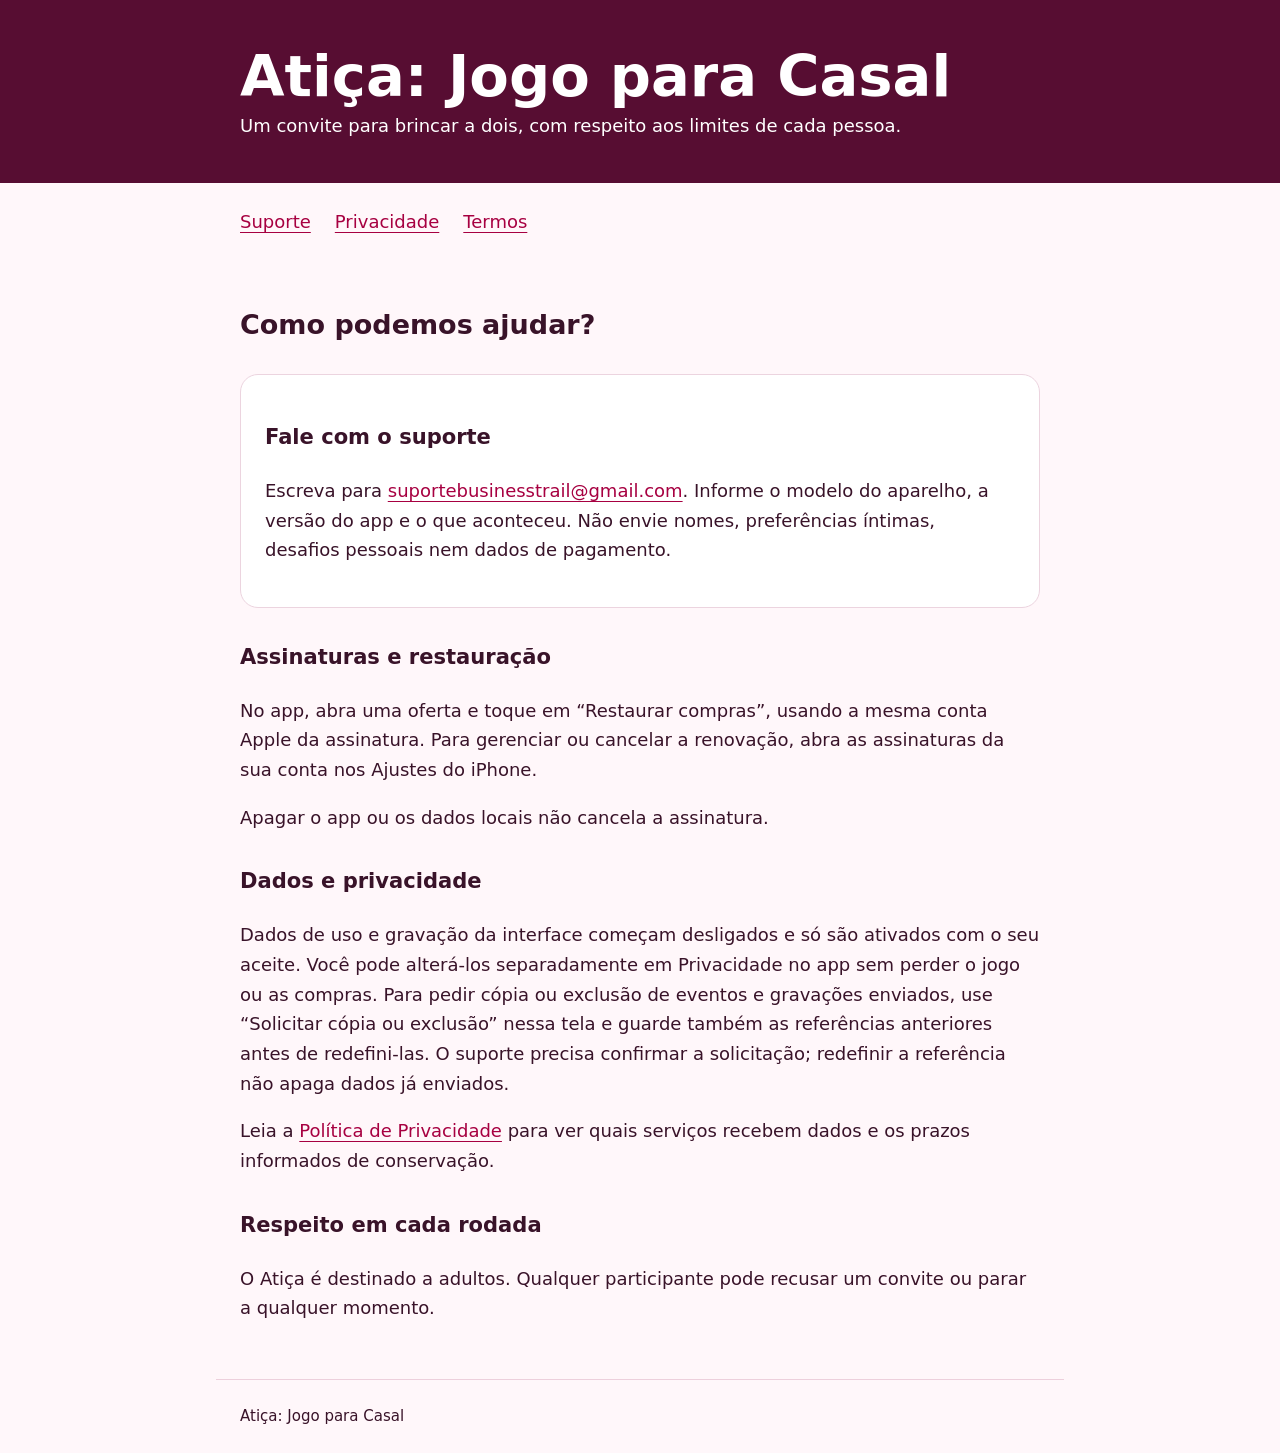
<file: docs/index.html>
<!doctype html>
<html lang="pt-BR">
<head>
  <meta charset="utf-8">
  <meta name="viewport" content="width=device-width,initial-scale=1">
  <title>Atiça: Jogo para Casal — Suporte</title>
  <link rel="stylesheet" href="styles.css">
</head>
<body>
  <header><h1>Atiça: Jogo para Casal</h1><p>Um convite para brincar a dois, com respeito aos limites de cada pessoa.</p></header>
  <nav aria-label="Navegação"><a href="index.html">Suporte</a><a href="privacidade.html">Privacidade</a><a href="termos.html">Termos</a></nav>
  <main>
    <h2>Como podemos ajudar?</h2>
    <section class="card"><h3>Fale com o suporte</h3><p>Escreva para <a href="mailto:suportebusinesstrail@gmail.com?subject=Atiça%20-%20Suporte">suportebusinesstrail@gmail.com</a>. Informe o modelo do aparelho, a versão do app e o que aconteceu. Não envie nomes, preferências íntimas, desafios pessoais nem dados de pagamento.</p></section>
    <section><h3>Assinaturas e restauração</h3><p>No app, abra uma oferta e toque em “Restaurar compras”, usando a mesma conta Apple da assinatura. Para gerenciar ou cancelar a renovação, abra as assinaturas da sua conta nos Ajustes do iPhone.</p><p>Apagar o app ou os dados locais não cancela a assinatura.</p></section>
    <section><h3>Dados e privacidade</h3><p>Dados de uso e gravação da interface começam desligados e só são ativados com o seu aceite. Você pode alterá-los separadamente em Privacidade no app sem perder o jogo ou as compras. Para pedir cópia ou exclusão de eventos e gravações enviados, use “Solicitar cópia ou exclusão” nessa tela e guarde também as referências anteriores antes de redefini-las. O suporte precisa confirmar a solicitação; redefinir a referência não apaga dados já enviados.</p><p>Leia a <a href="privacidade.html">Política de Privacidade</a> para ver quais serviços recebem dados e os prazos informados de conservação.</p></section>
    <section><h3>Respeito em cada rodada</h3><p>O Atiça é destinado a adultos. Qualquer participante pode recusar um convite ou parar a qualquer momento.</p></section>
  </main>
  <footer>Atiça: Jogo para Casal</footer>
</body>
</html>
</file>
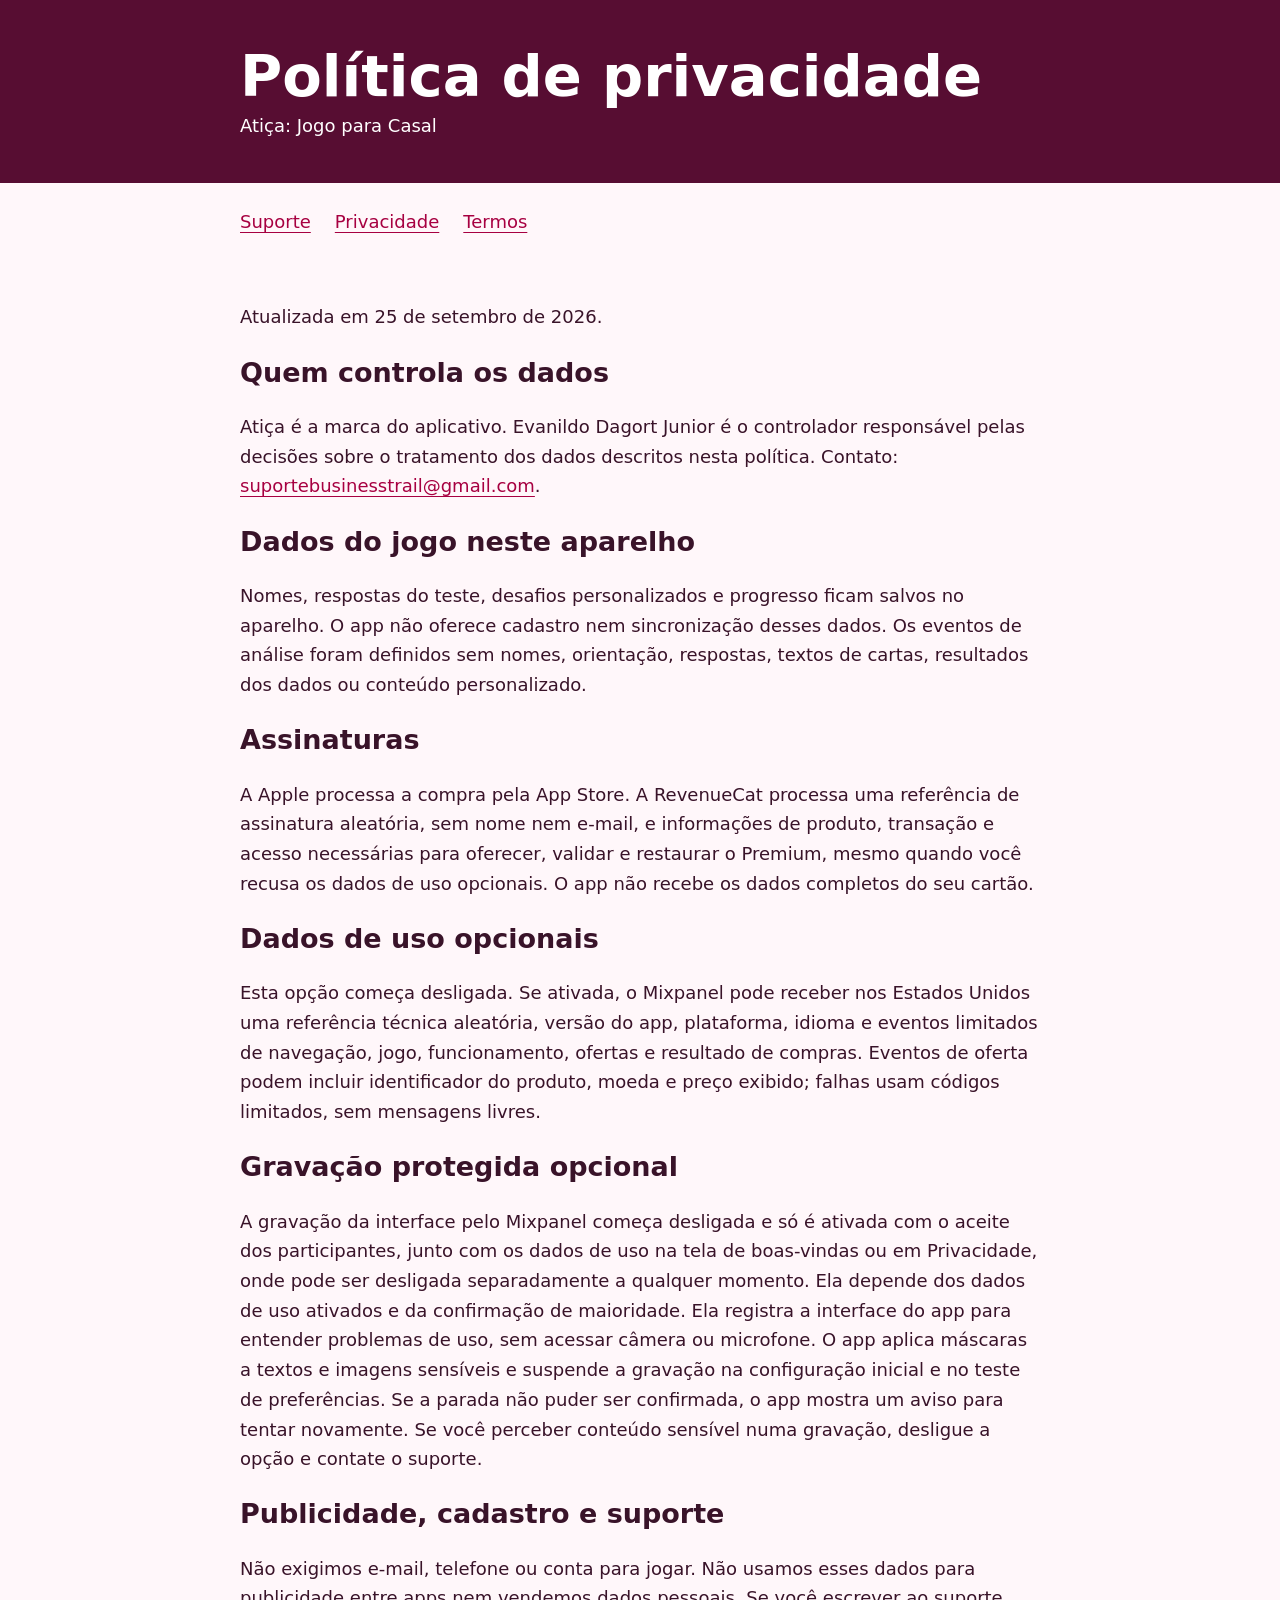
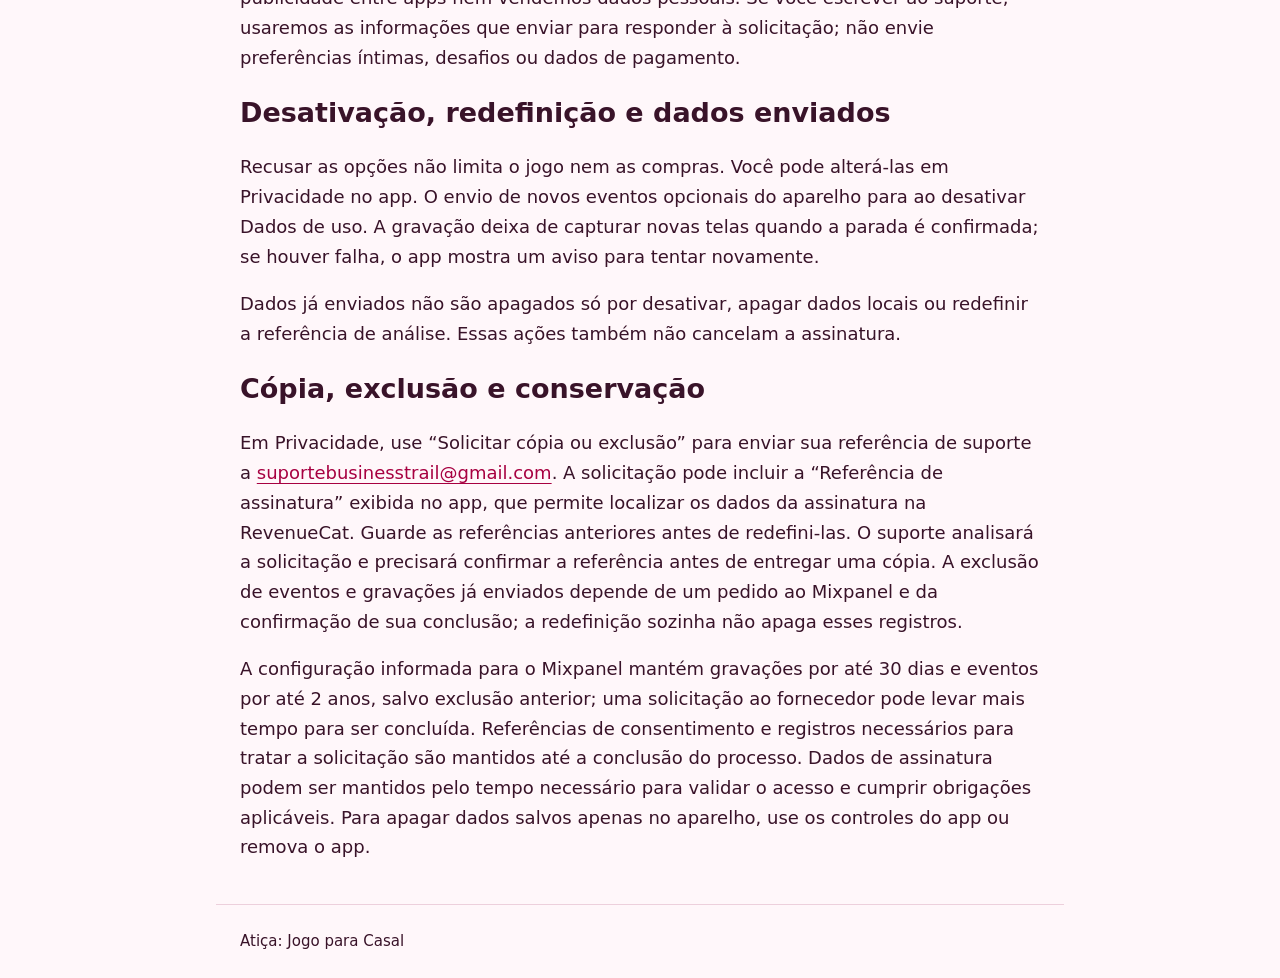
<file: docs/privacidade.html>
<!doctype html>
<html lang="pt-BR">
<head>
  <meta charset="utf-8">
  <meta name="viewport" content="width=device-width,initial-scale=1">
  <title>Política de privacidade — Atiça</title>
  <link rel="stylesheet" href="styles.css">
</head>
<body>
  <header><h1>Política de privacidade</h1><p>Atiça: Jogo para Casal</p></header>
  <nav aria-label="Navegação"><a href="index.html">Suporte</a><a href="privacidade.html">Privacidade</a><a href="termos.html">Termos</a></nav>
  <main>
    <p>Atualizada em 25 de setembro de 2026.</p>

    <h2>Quem controla os dados</h2>
    <p>Atiça é a marca do aplicativo. Evanildo Dagort Junior é o controlador responsável pelas decisões sobre o tratamento dos dados descritos nesta política. Contato: <a href="mailto:suportebusinesstrail@gmail.com?subject=Atiça%20-%20Privacidade">suportebusinesstrail@gmail.com</a>.</p>

    <h2>Dados do jogo neste aparelho</h2>
    <p>Nomes, respostas do teste, desafios personalizados e progresso ficam salvos no aparelho. O app não oferece cadastro nem sincronização desses dados. Os eventos de análise foram definidos sem nomes, orientação, respostas, textos de cartas, resultados dos dados ou conteúdo personalizado.</p>

    <h2>Assinaturas</h2>
    <p>A Apple processa a compra pela App Store. A RevenueCat processa uma referência de assinatura aleatória, sem nome nem e-mail, e informações de produto, transação e acesso necessárias para oferecer, validar e restaurar o Premium, mesmo quando você recusa os dados de uso opcionais. O app não recebe os dados completos do seu cartão.</p>

    <h2>Dados de uso opcionais</h2>
    <p>Esta opção começa desligada. Se ativada, o Mixpanel pode receber nos Estados Unidos uma referência técnica aleatória, versão do app, plataforma, idioma e eventos limitados de navegação, jogo, funcionamento, ofertas e resultado de compras. Eventos de oferta podem incluir identificador do produto, moeda e preço exibido; falhas usam códigos limitados, sem mensagens livres.</p>

    <h2>Gravação protegida opcional</h2>
    <p>A gravação da interface pelo Mixpanel começa desligada e só é ativada com o aceite dos participantes, junto com os dados de uso na tela de boas-vindas ou em Privacidade, onde pode ser desligada separadamente a qualquer momento. Ela depende dos dados de uso ativados e da confirmação de maioridade. Ela registra a interface do app para entender problemas de uso, sem acessar câmera ou microfone. O app aplica máscaras a textos e imagens sensíveis e suspende a gravação na configuração inicial e no teste de preferências. Se a parada não puder ser confirmada, o app mostra um aviso para tentar novamente. Se você perceber conteúdo sensível numa gravação, desligue a opção e contate o suporte.</p>

    <h2>Publicidade, cadastro e suporte</h2>
    <p>Não exigimos e-mail, telefone ou conta para jogar. Não usamos esses dados para publicidade entre apps nem vendemos dados pessoais. Se você escrever ao suporte, usaremos as informações que enviar para responder à solicitação; não envie preferências íntimas, desafios ou dados de pagamento.</p>

    <h2>Desativação, redefinição e dados enviados</h2>
    <p>Recusar as opções não limita o jogo nem as compras. Você pode alterá-las em Privacidade no app. O envio de novos eventos opcionais do aparelho para ao desativar Dados de uso. A gravação deixa de capturar novas telas quando a parada é confirmada; se houver falha, o app mostra um aviso para tentar novamente.</p>
    <p>Dados já enviados não são apagados só por desativar, apagar dados locais ou redefinir a referência de análise. Essas ações também não cancelam a assinatura.</p>

    <h2>Cópia, exclusão e conservação</h2>
    <p>Em Privacidade, use “Solicitar cópia ou exclusão” para enviar sua referência de suporte a <a href="mailto:suportebusinesstrail@gmail.com?subject=Atiça%20-%20Solicitação%20de%20dados">suportebusinesstrail@gmail.com</a>. A solicitação pode incluir a “Referência de assinatura” exibida no app, que permite localizar os dados da assinatura na RevenueCat. Guarde as referências anteriores antes de redefini-las. O suporte analisará a solicitação e precisará confirmar a referência antes de entregar uma cópia. A exclusão de eventos e gravações já enviados depende de um pedido ao Mixpanel e da confirmação de sua conclusão; a redefinição sozinha não apaga esses registros.</p>
    <p>A configuração informada para o Mixpanel mantém gravações por até 30 dias e eventos por até 2 anos, salvo exclusão anterior; uma solicitação ao fornecedor pode levar mais tempo para ser concluída. Referências de consentimento e registros necessários para tratar a solicitação são mantidos até a conclusão do processo. Dados de assinatura podem ser mantidos pelo tempo necessário para validar o acesso e cumprir obrigações aplicáveis. Para apagar dados salvos apenas no aparelho, use os controles do app ou remova o app.</p>
  </main>
  <footer>Atiça: Jogo para Casal</footer>
</body>
</html>
</file>
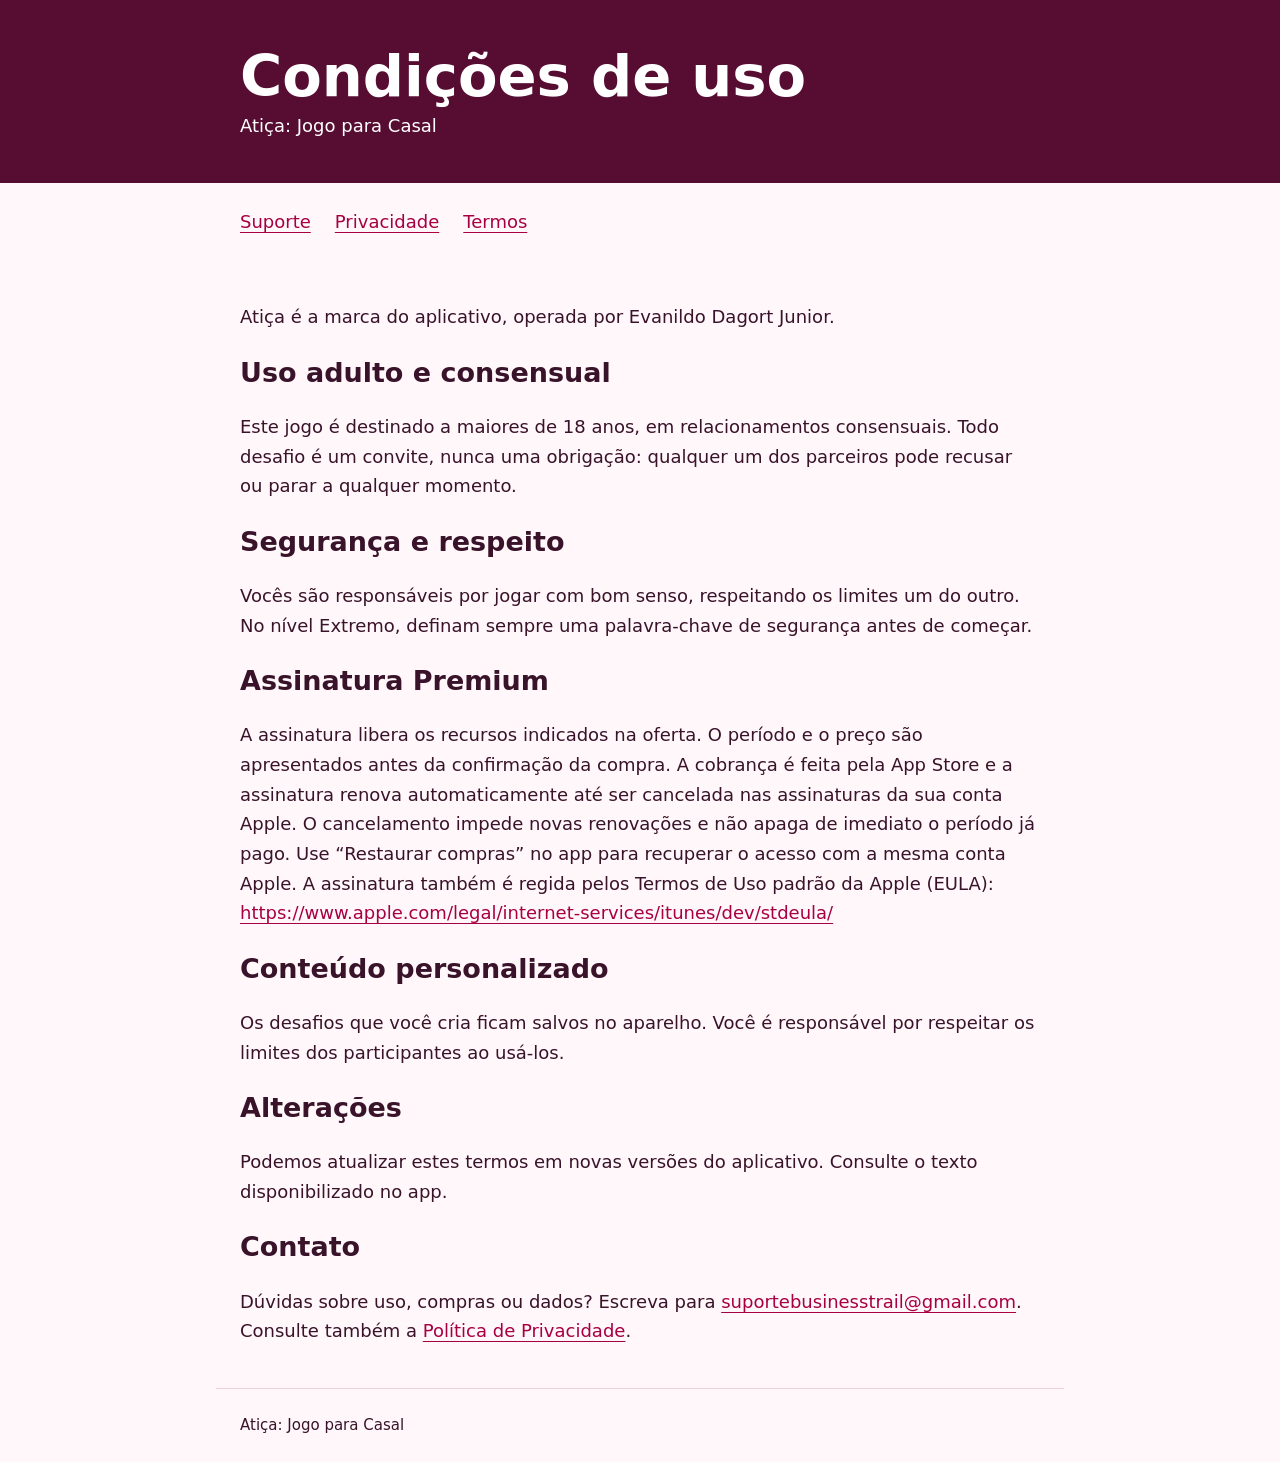
<file: docs/termos.html>
<!doctype html>
<html lang="pt-BR">
<head>
  <meta charset="utf-8">
  <meta name="viewport" content="width=device-width,initial-scale=1">
  <title>Condições de uso — Atiça</title>
  <link rel="stylesheet" href="styles.css">
</head>
<body>
  <header><h1>Condições de uso</h1><p>Atiça: Jogo para Casal</p></header>
  <nav aria-label="Navegação"><a href="index.html">Suporte</a><a href="privacidade.html">Privacidade</a><a href="termos.html">Termos</a></nav>
  <main>
    <p>Atiça é a marca do aplicativo, operada por Evanildo Dagort Junior.</p>

    <h2>Uso adulto e consensual</h2>
    <p>Este jogo é destinado a maiores de 18 anos, em relacionamentos consensuais. Todo desafio é um convite, nunca uma obrigação: qualquer um dos parceiros pode recusar ou parar a qualquer momento.</p>

    <h2>Segurança e respeito</h2>
    <p>Vocês são responsáveis por jogar com bom senso, respeitando os limites um do outro. No nível Extremo, definam sempre uma palavra-chave de segurança antes de começar.</p>

    <h2>Assinatura Premium</h2>
    <p>A assinatura libera os recursos indicados na oferta. O período e o preço são apresentados antes da confirmação da compra. A cobrança é feita pela App Store e a assinatura renova automaticamente até ser cancelada nas assinaturas da sua conta Apple. O cancelamento impede novas renovações e não apaga de imediato o período já pago. Use “Restaurar compras” no app para recuperar o acesso com a mesma conta Apple. A assinatura também é regida pelos Termos de Uso padrão da Apple (EULA): <a href="https://www.apple.com/legal/internet-services/itunes/dev/stdeula/">https://www.apple.com/legal/internet-services/itunes/dev/stdeula/</a></p>

    <h2>Conteúdo personalizado</h2>
    <p>Os desafios que você cria ficam salvos no aparelho. Você é responsável por respeitar os limites dos participantes ao usá-los.</p>

    <h2>Alterações</h2>
    <p>Podemos atualizar estes termos em novas versões do aplicativo. Consulte o texto disponibilizado no app.</p>

    <h2>Contato</h2>
    <p>Dúvidas sobre uso, compras ou dados? Escreva para <a href="mailto:suportebusinesstrail@gmail.com?subject=Atiça%20-%20Suporte">suportebusinesstrail@gmail.com</a>. Consulte também a <a href="privacidade.html">Política de Privacidade</a>.</p>
  </main>
  <footer>Atiça: Jogo para Casal</footer>
</body>
</html>
</file>
<file: docs/styles.css>
:root{font:18px/1.65 system-ui,sans-serif;color:#391329;background:#fff7fa}body{margin:0}main,nav,footer{max-width:800px;margin:auto;padding:24px}nav{display:flex;flex-wrap:wrap;gap:24px}a{color:#a70041;text-underline-offset:4px}header{background:#570d32;color:#fff;padding:42px 0}header h1,header p{max-width:800px;margin:0 auto;padding:0 24px}h1{font-size:clamp(2rem,5vw,3.2rem);line-height:1.2}h2{line-height:1.3}section{margin:32px 0}footer{border-top:1px solid #edd0dc;font-size:15px}.card{padding:24px;background:white;border:1px solid #ecd4df;border-radius:18px}a:focus-visible{outline:3px solid #de0050;outline-offset:5px}
</file>
